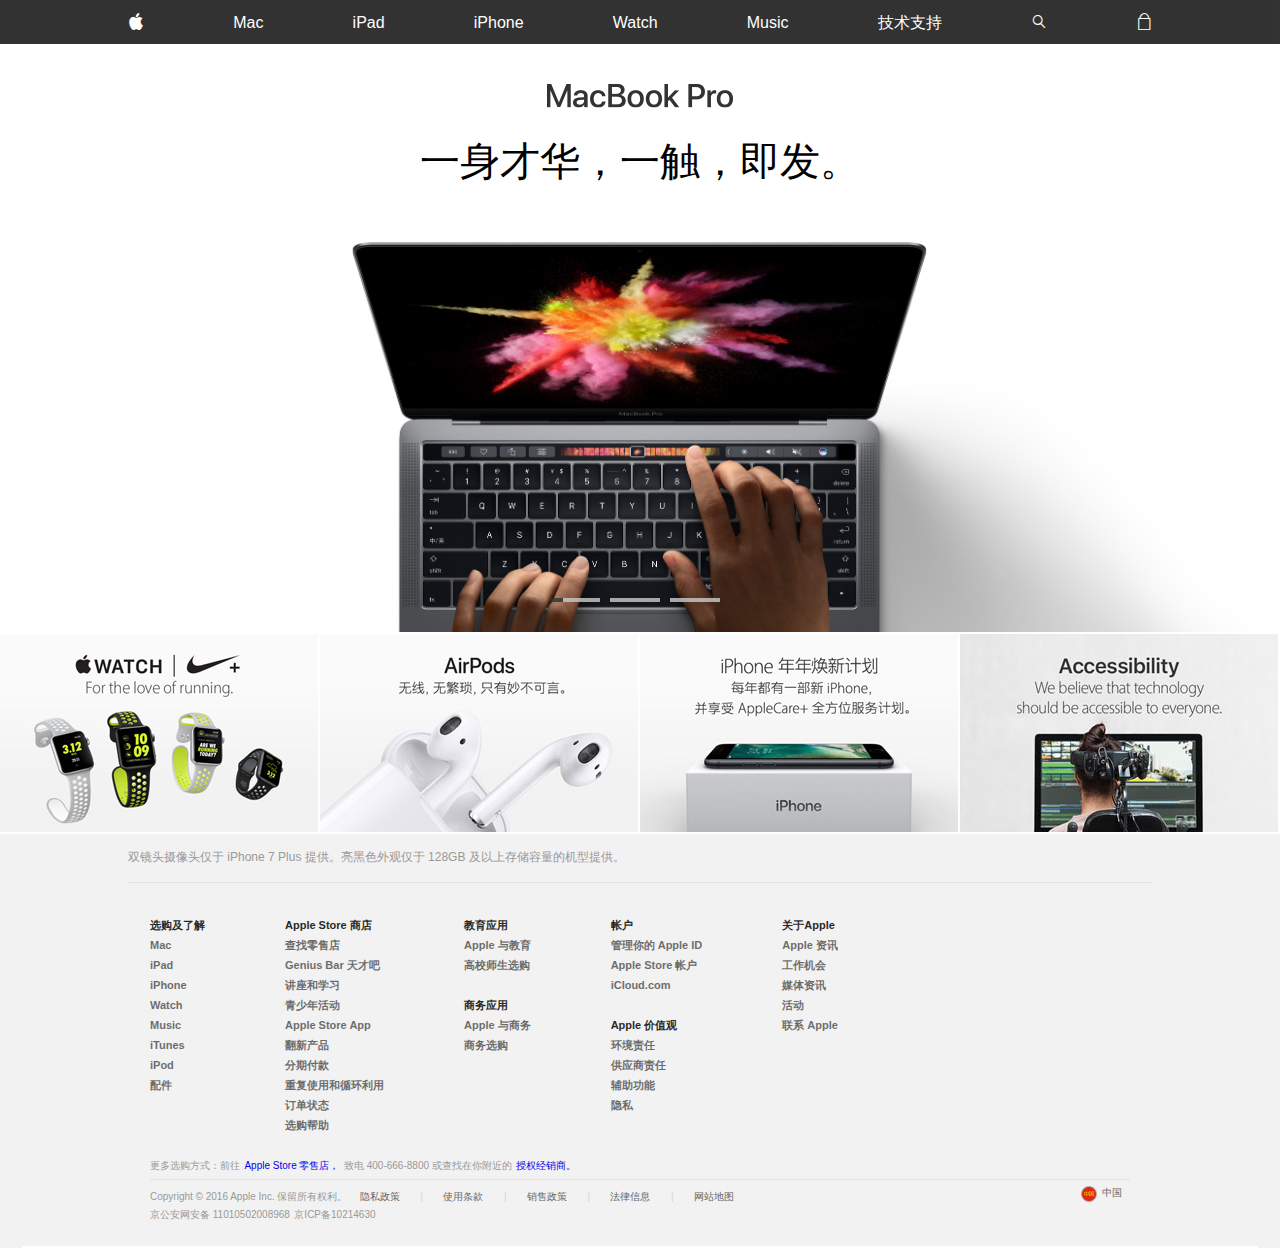
<file: apple.html>
<!doctype html>
<html lang="en">
<head>
    <meta charset="UTF-8">
    <title>Document</title>
    <link rel="stylesheet" href="css/index.css">
    <link rel="stylesheet" href="css/response.css">
    <link rel="stylesheet" href="css/iconfont.css">
    <script src="js/jquery.js"></script>
    <script src="js/index.js"></script>
</head>
<body>
    <!--头部开始-->
    <div class="container-fluid nav-box">
        <!--最小模式-->
        <div class="min-nav">
            <div class="nav">
                <div class="menu">
                    <span></span>
                    <span></span>
                </div>
                <div class="iconfont logo">&#xe60c;</div>
                <div class="iconfont shop">&#xe64b;</div>
            </div>
            <ul class="lists">
                <li><a href="javascript:;">Mac</a></li>
                <li><a href="javascript:;">iPad</a></li>
                <li><a href="javascript:;">iPhone</a></li>
                <li><a href="javascript:;">Watch</a></li>
                <li><a href="javascript:;">Music</a></li>
                <li><a href="javascript:;">技术支持</a></li>
                <li><a href="javascript:;" class="iconfont">&#xe612;搜索apple.com</a></li>
            </ul>
        </div>
        <!--正常样式-->
        <ul class="max-nav">
            <li><a href="javascript:;" class="iconfont">&#xe60c;</a></li>
            <li><a href="javascript:;">Mac</a></li>
            <li><a href="javascript:;">iPad</a></li>
            <li><a href="javascript:;">iPhone</a></li>
            <li><a href="javascript:;">Watch</a></li>
            <li><a href="javascript:;">Music</a></li>
            <li><a href="javascript:;">技术支持</a></li>
            <li><a href="javascript:;" class="iconfont">&#xe612;</a></li>
            <li><a href="javascript:;" class="iconfont">&#xe64b;</a></li>
        </ul>
    </div>
    <!--头部结束-->
    <!--banner开始-->
    <div class="container-fluid banner-box">
        <!--banner图-->
        <div class="row">
            <div class="col-s-20 col-m-20 col-l-20">
                <a href="javascript:;">
                    <span class="title"></span>
                    <span class="content">一身才华，一触，即发。</span>
                </a>
            </div>
            <div class="col-s-20 col-m-20 col-l-20">
                <a href="javascript:;">
                    <span class="title"></span>
                    <span class="content">7，在此。</span>
                </a>
            </div>
            <div class="col-s-20 col-m-20 col-l-20">
                <a href="javascript:;">
                    <span class="title"></span>
                    <span class="content">观看主题演讲。</span>
                </a>
            </div>
        </div>
        <!--轮播点-->
        <ul class="btnbox">
            <li class="circle">
                <div class="progress"></div>
            </li>
            <li class="circle">
                <div class="progress"></div>
            </li>
            <li class="circle">
                <div class="progress"></div>
            </li>
        </ul>
        <!--左右按钮-->
        <div class="left">
            <div class="btn-left">&lt;</div>
        </div>
        <div class="right">
            <div class="btn-right">&gt;</div>
        </div>
    </div>
    <!--banner结束-->
    <!--列表图-->
    <div class="container-fluid img-list">
        <div class="row">
            <div class="col-l-5 col-m-10 col-s-20">
                <!--<a href="javascript:;"></a>-->
            </div>
            <div class="col-l-5 col-m-10 col-s-20">
                <!--<a href="javascript:;"></a>-->
            </div>
            <div class="col-l-5 col-m-10 col-s-20">
                <!--<a href="javascript:;"></a>-->
            </div>
            <div class="col-l-5 col-m-10 col-s-20">
                <!--<a href="javascript:;"></a>-->
            </div>
        </div>
    </div>
    <div class="main-footer">
        <div class="des-box">
            <div class="des">
                <ul>
                    <li>双镜头摄像头仅于 iPhone 7 Plus 提供。亮黑色外观仅于 128GB 及以上存储容量的机型提供。</li>
                </ul>
            </div>
        </div>

        <div class="container-fluid link">
            <div class="main-link">
                <div class="row">
                    <div class="col-s-20 col-l-4 cols">
                        <h3><a href="javascript:;">选购及了解</a></h3>
                        <ul>
                            <li><a href="javascript:;">Mac</a></li>
                            <li><a href="javascript:;">iPad</a></li>
                            <li><a href="javascript:;">iPhone</a></li>
                            <li><a href="javascript:;">Watch</a></li>
                            <li><a href="javascript:;">Music</a></li>
                            <li><a href="javascript:;">iTunes</a></li>
                            <li><a href="javascript:;">iPod</a></li>
                            <li><a href="javascript:;">配件</a></li>
                        </ul>
                    </div>
                    <div class="col-s-20 col-l-4 cols">
                        <h3><a href="javascript:;">Apple Store 商店</a></h3>
                        <ul>
                            <li><a href="javascript:;">查找零售店</a></li>
                            <li><a href="javascript:;">Genius Bar 天才吧</a></li>
                            <li><a href="javascript:;">讲座和学习</a></li>
                            <li><a href="javascript:;">青少年活动</a></li>
                            <li><a href="javascript:;">Apple Store App</a></li>
                            <li><a href="javascript:;">翻新产品</a></li>
                            <li><a href="javascript:;">分期付款</a></li>
                            <li><a href="javascript:;">重复使用和循环利用</a></li>
                            <li><a href="javascript:;">订单状态</a></li>
                            <li><a href="javascript:;">选购帮助</a></li>
                        </ul>
                    </div>
                    <div class="col-s-20 col-l-4 cols">
                        <h3><a href="javascript:;">教育应用</a></h3>
                        <ul>
                            <li><a href="javascript:;">Apple 与教育</a></li>
                            <li><a href="javascript:;">高校师生选购</a></li>
                        </ul>
                        <h3><a href="javascript:;">商务应用</a></h3>
                        <ul>
                            <li><a href="javascript:;">Apple 与商务</a></li>
                            <li><a href="javascript:;">商务选购</a></li>
                        </ul>
                    </div>
                    <div class="col-s-20 col-l-4 cols">
                        <h3><a href="javascript:;">帐户</a></h3>
                        <ul>
                            <li><a href="javascript:;">管理你的 Apple ID</a></li>
                            <li><a href="javascript:;">Apple Store 帐户</a></li>
                            <li><a href="javascript:;">iCloud.com</a></li>
                        </ul>
                        <h3><a href="javascript:;">Apple 价值观</a></h3>
                        <ul>
                            <li><a href="javascript:;">环境责任</a></li>
                            <li><a href="javascript:;">供应商责任</a></li>
                            <li><a href="javascript:;">辅助功能</a></li>
                            <li><a href="javascript:;">隐私</a></li>
                        </ul>
                    </div>
                    <div class="col-s-20 col-l-4 cols">
                        <h3><a href="javascript:;">关于Apple</a></h3>
                        <ul>
                            <li><a href="javascript:;">Apple 资讯</a></li>
                            <li><a href="javascript:;">工作机会</a></li>
                            <li><a href="javascript:;">媒体资讯</a></li>
                            <li><a href="javascript:;">活动</a></li>
                            <li><a href="javascript:;">联系 Apple</a></li>
                        </ul>
                    </div>
                </div>
            </div>
        </div>

        <div class="container-fluid footer">
            <div class="max-footer">
                <ul>
                    <li>更多选购方式：前往</li>
                    <li><a href="javascript:;">Apple Store 零售店，</a></li>
                    <li>致电 400-666-8800 或查找在你附近的</li>
                    <li><a href="javascript:;">授权经销商。</a></li>
                </ul>
                <ul>
                    <li>Copyright © 2016 Apple Inc. 保留所有权利。</li>
                    <li><a href="javascript:;">隐私政策</a></li>
                    <li>|</li>
                    <li><a href="javascript:;">使用条款</a></li>
                    <li>|</li>
                    <li><a href="javascript:;">销售政策</a></li>
                    <li>|</li>
                    <li><a href="javascript:;">法律信息</a></li>
                    <li>|</li>
                    <li><a href="javascript:;">网站地图</a></li>
                    <li><a href="javascript:;">中国</a></li>
                </ul>
                <ul>
                    <li>京公安网安备 11010502008968</li>
                    <li><a href="javascript:;">京ICP备10214630</a></li>
                </ul>
            </div>
            <div class="min-footer">
                <ul>
                    <li>更多选购方式：前往 </li>
                    <li><a href="javascript:;">Apple Store 零售店，</a></li>
                    <li>致电 400-666-8800 或查找在你附近的</li>
                    <li><a href="javascript:;">授权经销商。</a></li>
                </ul>
                <ul>
                    <li><a href="javascript:;">中国</a></li>
                </ul>
                <ul>
                    <li>Copyright © 2016 Apple Inc. 保留所有权利。</li>
                </ul>
                <ul>
                    <li><a href="javascript:;">隐私政策</a></li>
                    <li>|</li>
                    <li><a href="javascript:;">使用条款</a></li>
                    <li>|</li>
                    <li><a href="javascript:;">销售政策</a></li>
                    <li>|</li>
                    <li><a href="javascript:;">法律信息</a></li>
                    <li>|</li>
                    <li><a href="javascript:;">网站地图</a></li>
                </ul>
                <ul>
                    <li>京公安网安备 11010502008968</li>
                    <li><a href="javascript:;">京ICP备10214630</a></li>
                </ul>
            </div>
        </div>
    </div>

</body>
</html>
</file>
<file: css/index.css>
body,
ul,
li,
h3 {
  margin: 0;
  padding: 0;
  list-style: none;
}
h1,
h2,
h3 {
  list-style: none;
}
body {
  position: relative;
  min-width: 320px;
  font-family: "微软雅黑", Arial;
}
a {
  text-decoration: none;
}
.nav-box {
  height: 44px;
  background: #000;
  opacity: 0.8;
  position: relative;
  z-index: 999;
}
.max-nav {
  max-width: 1024px;
  height: 100%;
  margin: 0 auto;
  text-align: justify;
}
.max-nav:after {
  content: "";
  display: inline-block;
  height: 0;
  line-height: 0;
  width: 100%;
}
.nav-box .max-nav li {
  line-height: 44px;
  height: 100%;
  display: inline-block;
}
.nav-box .max-nav li a {
  height: 100%;
  font-size: 16px;
  z-index: 1;
  color: #ffffff;
  transition: color 0.2s;
}
.nav-box .max-nav li a:hover {
  color: #bbb;
}
.min-nav {
  width: 100%;
  height: 100%;
}
.min-nav .nav {
  height: 100%;
  margin: 0 auto;
  line-height: 44px;
  text-align: justify;
}
.min-nav .nav:after {
  content: "";
  display: inline-block;
  width: 100%;
  line-height: 0;
  height: 0;
}
.min-nav .nav > div {
  display: inline-block;
  font-size: 16px;
  color: #fff;
  vertical-align: middle;
}
.min-nav .nav .menu {
  width: 42px;
  height: 42px;
  line-height: 44px;
  cursor: pointer;
}
.min-nav .nav .menu span {
  width: 70%;
  display: inline-block;
  height: 0;
  border-top: 1px solid #fff;
  margin-top: 14px;
  margin-left: 3px;
  margin-right: 3px;
  float: left;
  transition: all 0.3s;
}
.min-nav .nav .menu#active span:nth-child(1) {
  transform: translateY(7px) rotate(135deg);
}
.min-nav .nav .menu#active span:nth-child(2) {
  transform: translateY(-7px) rotate(45deg);
}
.nav-box .min-nav .lists {
  width: 100%;
  padding-top: 20px;
  padding-left: 40px;
  background: #000!important;
  display: none;
  transition: all 0.3s;
  z-index: 999;
}
.nav-box .lists li {
  height: 48px;
  width: 80%;
  border-bottom: 1px solid #ffffff;
}
.nav-box .lists li a {
  width: 100%;
  height: 100%;
  display: inline-block;
  text-decoration: none;
  color: #ffffff;
  font-size: 16px;
  line-height: 48px;
  transition: all 0.3s;
}
.nav-box .lists li:nth-last-child(1) a {
  font-size: 18px;
}
.nav-box .lists li:hover a {
  color: #bbbbbb;
}
@media screen and (max-width: 768px) {
  .nav-box .max-nav {
    display: none;
  }
  .nav-box .min-nav {
    height: 100%;
    text-align: justify;
    display: block;
  }
}
@media screen and (min-width: 768px) {
  .nav-box .max-nav {
    display: block;
  }
  .nav-box .min-nav {
    display: none;
  }
}
.container-fluid:nth-child(2) {
  margin-right: 0!important;
  margin-left: 0!important;
  padding-left: 0!important;
  padding-right: 0!important;
}
.container-fluid:nth-child(2) .row {
  margin-right: 0!important;
  margin-left: 0!important;
  padding-left: 0!important;
  padding-right: 0!important;
}
.banner-box {
  width: 100%;
  height: 588px;
  position: relative;
  overflow: hidden;
}
.banner-box .row {
  width: 100%;
  height: 100%;
  background: #fff;
  position: relative;
}
.banner-box .row div {
  width: 100%;
  height: 100%;
  position: absolute;
  left: 0;
  top: 0;
  overflow: hidden;
}
.banner-box .row > div > a {
  display: block;
  width: 100%;
  height: 100%;
  position: absolute;
  transform: translateX(0px) scale(1, 1);
}
.banner-box .row > div > a > span {
  display: inline-block;
  position: absolute;
}
.banner-box .row > div > a > span:nth-child(1) {
  width: auto;
  height: 24px;
  top: 40px;
  left: 0;
  right: 0;
  margin: auto;
}
.banner-box .row > div > a > span:nth-child(2) {
  width: auto;
  height: 48px;
  font-size: 40px;
  font-weight: 100;
  text-align: center;
  color: #fff;
  top: 90px;
  left: 0;
  right: 0;
  margin: auto;
}
.banner-box .row > div:nth-child(1) a span:nth-child(1) {
  background: url("../image/logo_macbookpro_large.png") center no-repeat;
}
.banner-box .row > div:nth-child(2) a span:nth-child(1) {
  background: url("../image/logo_iphone_large.png") center no-repeat;
}
.banner-box .row > div:nth-child(3) a span:nth-child(1) {
  height: 31px;
  background: url("../image/logo_event_large.png") center no-repeat;
}
@media screen and (max-width: 768px) {
  .banner-box .row > div:nth-child(1) a {
    background: url("../image/macbookpro_small.jpg") bottom no-repeat;
  }
  .banner-box .row > div:nth-child(1) a span {
    color: #000;
  }
  .banner-box .row > div:nth-child(2) a {
    background: url("../image/iphone_large.jpg") center no-repeat;
    background-size: cover;
  }
  .banner-box .row > div:nth-child(3) a {
    background: url("../image/event_small.jpg") 58% 32% no-repeat;
  }
  .img-list div[class*=col-s]:nth-child(1) {
    background-size: 100% auto;
    background: url("../image/nike_watch_small.jpg") center no-repeat;
  }
  .img-list div[class*=col-s]:nth-child(2) {
    background-size: 100% auto;
    background: url("../image/airpods_small.jpg") center no-repeat;
  }
  .img-list div[class*=col-s]:nth-child(3) {
    background-size: 100% auto;
    background: url("../image/iphone_upgrade_small.jpg") center no-repeat;
  }
  .img-list div[class*=col-s]:nth-child(4) {
    background-size: 100% auto;
    background: url("../image/accessibility_small.jpg") center no-repeat;
  }
  .des {
    padding: 0 16px;
  }
}
@media screen and (min-width: 768px) and (max-width: 1024px) {
  .banner-box .row > div:nth-child(1) a {
    background: url("../image/macbookpro_medium.jpg") bottom no-repeat;
    background-size: 95%;
  }
  .banner-box .row > div:nth-child(1) a span {
    color: #000;
  }
  .banner-box .row > div:nth-child(2) a {
    background: url("../image/iphone_large.jpg") center no-repeat;
    background-size: cover;
  }
  .banner-box .row > div:nth-child(3) a {
    background: url("../image/event_medium.jpg") 58% 32% no-repeat;
  }
  .img-list div[class*=col-m]:nth-child(1) {
    background-size: 100% auto;
    background: url("../image/nike_watch_medium.jpg") center no-repeat;
  }
  .img-list div[class*=col-m]:nth-child(2) {
    background-size: 100% auto;
    background: url("../image/airpods_medium.jpg") center no-repeat;
  }
  .img-list div[class*=col-m]:nth-child(3) {
    background-size: 100% auto;
    background: url("../image/iphone_upgrade_medium.jpg") center no-repeat;
  }
  .img-list div[class*=col-m]:nth-child(4) {
    background-size: 100% auto;
    background: url("../image/accessibility_medium.jpg") center no-repeat;
  }
}
@media screen and (min-width: 1024px) {
  .banner-box .row > div:nth-child(1) a {
    background: #fff url("../image/macbookpro_large.jpg") no-repeat;
    background-position: center bottom;
    background-size: contain;
  }
  .banner-box .row > div:nth-child(1) a span {
    color: #000;
  }
  .banner-box .row > div:nth-child(2) a {
    background: #000 url("../image/iphone_large.jpg") no-repeat;
    background-position: center bottom;
    background-size: contain;
    left: 100%;
  }
  .banner-box .row > div:nth-child(3) a {
    background: url("../image/event_large.jpg") no-repeat;
    background-position: 50% 38%;
    background-size: cover;
    left: 100%;
  }
  .img-list div[class*=col-l]:nth-child(1) {
    background-size: 100% auto;
    background: url("../image/nike_watch_large.jpg") center no-repeat;
  }
  .img-list div[class*=col-l]:nth-child(2) {
    background-size: 100% auto;
    background: url("../image/airpods_large.jpg") center no-repeat;
  }
  .img-list div[class*=col-l]:nth-child(3) {
    background-size: 100% auto;
    background: url("../image/iphone_upgrade_large.jpg") center no-repeat;
  }
  .img-list div[class*=col-l]:nth-child(4) {
    background-size: 100% auto;
    background: url("../image/accessibility_large.jpg") center no-repeat;
  }
}
.btnbox {
  width: 180px;
  height: 4px;
  position: absolute;
  top: 0;
  bottom: 0;
  left: 0;
  right: 0;
  margin: auto;
  margin-bottom: 30px;
  z-index: 999;
}
.btnbox .progress {
  width: 0%;
  height: 100%;
  background:#333;
}
.btnbox .circle {
  width: 50px;
  height: 4px;
  background: #ccc;
  opacity: 0.8;
  float: left;
  margin-right: 10px;
  cursor: pointer;
}
.btn-left,
.btn-right {
  position: absolute;
  top: 0;
  bottom: 0;
  margin: auto;
  width: 60px;
  height: 60px;
  border-radius: 50%;
  text-align: center;
  line-height: 60px;
  cursor: pointer;
  background: rgba(180, 180, 180, 0.25);
  font-size: 40px;
  color: #848484;
  opacity: 0;
  transition: opacity .5s linear;
}
.btn-left {
  left: 20px;
}
.btn-right {
  right: 20px;
}
.left {
  height: 100%;
  width: 25%;
  position: absolute;
  left: 0;
  top: 0;
  z-index: 1000;
}
.right {
  height: 100%;
  width: 25%;
  position: absolute;
  right: 0;
  top: 0;
  z-index: 1000;
}
.left:hover > .btn-left {
  opacity: 1;
}
.right:hover > .btn-right {
  opacity: 1;
}
.container-fluid:nth-child(3) {
  border-bottom: 2px solid #fff;
  position: relative;
}
.container-fluid:nth-child(3) .row > div {
  box-sizing: border-box;
  border-top: 2px solid #fff;
  border-right: 2px solid #fff;
  position: relative;
  float: left;
  display: block;
  height: 200px;
}
.des-box {
  width: 100%;
  height: auto;
  background: #f2f2f2;
}
.des {
  max-width: 1024px;
  border-bottom: 1px solid #e3e3e3;
  color: #999;
  padding: 16px 0 11px;
  margin: 0 auto;
}
.des > ul > li {
  font-size: 12px;
  font-weight: 400;
  line-height: 1.333333;
  padding-bottom: 5px;
  text-align: inherit;
}
.link {
  background: #f2f2f2;
}
.link .main-link .row {
  width: 100%;
  height: 100%;
}
.link .main-link .row div {
  float: left;
  margin-right: 80px;
}
.footer {
  background: #f2f2f2;
  overflow: hidden;
}
.footer ul li {
  display: inline-block;
  color: #999;
  font-size: 10px;
}
.footer ul:nth-child(1) > a {
  ccolor: #08c;
}
.footer ul:nth-child(1) > a:hover {
  text-decoration: underline;
  color: #333;
}
.footer ul:last-child a {
  color: #999;
}
.footer ul:last-child a:hover {
  text-decoration: underline;
}
.footer .max-footer {
  max-width: 980px;
  height: auto;
  padding: 20px 0 24px;
  margin: 0 auto;
}
.footer .max-footer ul:nth-child(1) {
  padding-bottom: 6px;
  margin-bottom: 6px;
  border-bottom: 1px solid #e3e3e3;
}
.footer .max-footer ul:nth-child(2) li:nth-child(1) ~ li {
  padding: 0 8px;
  color: #d6d6d6;
}
.footer .max-footer ul:nth-child(2) li:nth-child(1) ~ li a {
  color: #666;
}
.footer .max-footer ul:nth-child(2) li:nth-child(1) ~ li:last-child a {
  color: #666;
  display: inline-block;
  height: 16px;
  vertical-align: middle;
  background: url("../image/china.png") no-repeat;
  padding-left: 21px;
}
.footer .max-footer ul:nth-child(2) li:nth-child(1) ~ li a:hover {
  text-decoration: underline;
  color: #333;
}
.footer .max-footer ul:nth-child(2) li:last-child {
  float: right;
  vertical-align: middle;
}
.footer .min-footer {
  min-width: 440px;
  height: auto;
  padding: 20px 0;
  margin: 0 auto;
}
.footer .min-footer ul:nth-child(2) {
  padding: 10px 0;
}
.footer .min-footer ul:nth-child(2) li {
  vertical-align: middle;
}
.footer .min-footer ul:nth-child(2) a {
  color: #666;
  display: inline-block;
  height: 16px;
  vertical-align: middle;
  background: url("../image/china.png") no-repeat;
  padding-left: 21px;
}
.footer .min-footer ul:nth-child(2) a:hover {
  text-decoration: underline;
}
.footer .min-footer ul:nth-child(4) li {
  padding: 0 8px;
  color: #d6d6d6;
}
.footer .min-footer ul:nth-child(4) li:nth-child(1) {
  padding-left: 0;
}
.footer .min-footer ul:nth-child(4) li a {
  color: #777;
}
.footer .min-footer ul:nth-child(4) li a:hover {
  text-decoration: underline;
  color: #333;
}
@media screen and (max-width: 768px) {
  .link .main-link .row {
    margin-left: 0!important;
  }
  .link .main-link .row .cols {
    width: 100%;
    height: 100%;
    box-sizing: border-box;
    margin-right: -30px;
  }
  .link .main-link .row h3 {
    width: 100%;
    font-size: 13px;
    height: 40px;
    line-height: 40px;
    border-bottom: 1px solid #e3e3e3;
    margin-right: -100px;
    position: relative;
    opacity: 0.7;
  }
  .link .main-link .row h3 a {
    display: block;
    width: 100%;
    height: 100%;
    color: #111;
  }
  .link .main-link .row h3:hover {
    opacity: 0.8;
  }
  .link .main-link .row h3:after {
    content: "+";
    position: absolute;
    right: 0;
    top: 0;
    cursor: pointer;
    transform: rotate(0deg);
    transition: transform 0.5s;
  }
  .link .main-link .row ul {
    display: none;
  }
  .link .main-link .row ul li {
    height: 30px;
    line-height: 30px;
    font-size: 12px;
    box-sizing: border-box;
    padding-left: 20px;
    opacity: 0.7;
  }
  .link .main-link .row ul li a {
    display: block;
    width: 100%;
    height: 100%;
    color: #111;
  }
  .link .main-link .row ul li a:hover {
    text-decoration: underline;
    opacity: 0.8;
  }
  .footer .max-footer {
    display: none;
  }
  .footer .min-footer {
    display: block;
  }
}
@media screen and (max-width: 1024px) and (min-width: 768px) {
  .link .main-link {
    max-width: 1024px;
    height: 100%;
    margin: 0 auto;
    padding: 32px 22px 20px;
    box-sizing: border-box;
  }
  .link .main-link .row {
    width: 100%;
    height: 100%;
    margin: 0!important;
    line-height: 20px;
  }
  .link .main-link .row h3 {
    height: 20px;
    font-size: 11px;
    opacity: 0.9;
  }
  .link .main-link .row h3 a {
    color: #111;
  }
  .link .main-link .row ul li {
    height: 20px;
    font-size: 11px;
    font-weight: bold;
  }
  .link .main-link .row ul li a {
    color: #111;
    opacity: 0.6;
  }
  .link .main-link .row ul li a:hover {
    text-decoration: underline;
    opacity: 0.8;
  }
  .link .main-link .row h3:nth-of-type(2) {
    margin-top: 20px;
  }
  .footer .max-footer {
    display: block;
  }
  .footer .min-footer {
    display: none;
  }
}
@media screen and (min-width: 1024px) {
  .link .main-link {
    max-width: 1024px;
    height: 100%;
    margin: 0 auto;
    padding: 32px 22px 20px;
    box-sizing: border-box;
  }
  .link .main-link .row {
    width: 100%;
    height: 100%;
    margin: 0!important;
    line-height: 20px;
  }
  .link .main-link .row h3 {
    height: 20px;
    font-size: 11px;
    opacity: 0.9;
  }
  .link .main-link .row h3 a {
    color: #111;
  }
  .link .main-link .row ul li {
    height: 20px;
    font-size: 11px;
    font-weight: bold;
  }
  .link .main-link .row ul li a {
    color: #111;
    opacity: 0.6;
  }
  .link .main-link .row ul li a:hover {
    text-decoration: underline;
    opacity: 0.8;
  }
  .link .main-link .row h3:nth-of-type(2) {
    margin-top: 20px;
  }
  .footer .max-footer {
    display: block;
  }
  .footer .min-footer {
    display: none;
  }
}
/* 小屏头部动画 */
.header .min-nav .nav .menu#active span:nth-child(1) {
  transform: translateY(4px) rotate(45deg);
}
.header .min-nav .nav .menu#active span:nth-child(2) {
  transform: translateY(-4px) rotate(135deg);
}
/* 小屏链接动画 */
.link .main-link .row .cols ul#active {
  display: block;
}
.link .main-link .row .cols h3#active:after {
  transform: rotate(-45deg);
}
.main-footer {
  box-sizing: inherit;
  padding: 0 22px;
  margin: 0 auto;
  background: #f2f2f2;
}
</file>
<file: css/response.css>
* {
  box-sizing: border-box;
}
.container {
  width: 768px;
  margin: auto;
  padding-left: 15px !important;
  padding-right: 15px !important;
}
.container > .row {
  width: 100%;
  margin-right: -15px !important;
  margin-left: -15px !important;
}
.container > .row:before,
.container > .row:after {
  content: "";
  display: block;
}
.container > .row:after {
  content: "";
  clear: both;
  line-height: 0;
  height: 0;
  display: block;
}
.container-fluid {
  display: block;
  width: 100%;
  margin: auto;
}
.container-fluid > .row {
  display: block;
  width: 100%;
}
.container-fluid > .row:before,
.container-fluid > .row:after {
  content: "";
  display: block;
}
.container-fluid > .row:after {
  content: "";
  clear: both;
  line-height: 0;
  height: 0;
  display: block;
}
.container > .row:before,
.container > .row:after,
.container-fluid > .row:before,
.container-fluid > .row:after {
  content: "";
  display: block;
}
.container > .row:after,
.container-fluid > .row:after {
  clear: both;
}
[class*='col-'] {
  display: block;
  float: left;
}
.container > .row.col-s-1 {
  float: left;
  width: 5%;
}
.container-fluid > .row > .col-s-1 {
  float: left;
  width: 5%;
}
.container > .row.col-s-2 {
  float: left;
  width: 10%;
}
.container-fluid > .row > .col-s-2 {
  float: left;
  width: 10%;
}
.container > .row.col-s-3 {
  float: left;
  width: 15%;
}
.container-fluid > .row > .col-s-3 {
  float: left;
  width: 15%;
}
.container > .row.col-s-4 {
  float: left;
  width: 20%;
}
.container-fluid > .row > .col-s-4 {
  float: left;
  width: 20%;
}
.container > .row.col-s-5 {
  float: left;
  width: 25%;
}
.container-fluid > .row > .col-s-5 {
  float: left;
  width: 25%;
}
.container > .row.col-s-6 {
  float: left;
  width: 30%;
}
.container-fluid > .row > .col-s-6 {
  float: left;
  width: 30%;
}
.container > .row.col-s-7 {
  float: left;
  width: 35%;
}
.container-fluid > .row > .col-s-7 {
  float: left;
  width: 35%;
}
.container > .row.col-s-8 {
  float: left;
  width: 40%;
}
.container-fluid > .row > .col-s-8 {
  float: left;
  width: 40%;
}
.container > .row.col-s-9 {
  float: left;
  width: 45%;
}
.container-fluid > .row > .col-s-9 {
  float: left;
  width: 45%;
}
.container > .row.col-s-10 {
  float: left;
  width: 50%;
}
.container-fluid > .row > .col-s-10 {
  float: left;
  width: 50%;
}
.container > .row.col-s-11 {
  float: left;
  width: 55%;
}
.container-fluid > .row > .col-s-11 {
  float: left;
  width: 55%;
}
.container > .row.col-s-12 {
  float: left;
  width: 60%;
}
.container-fluid > .row > .col-s-12 {
  float: left;
  width: 60%;
}
.container > .row.col-s-13 {
  float: left;
  width: 65%;
}
.container-fluid > .row > .col-s-13 {
  float: left;
  width: 65%;
}
.container > .row.col-s-14 {
  float: left;
  width: 70%;
}
.container-fluid > .row > .col-s-14 {
  float: left;
  width: 70%;
}
.container > .row.col-s-15 {
  float: left;
  width: 75%;
}
.container-fluid > .row > .col-s-15 {
  float: left;
  width: 75%;
}
.container > .row.col-s-16 {
  float: left;
  width: 80%;
}
.container-fluid > .row > .col-s-16 {
  float: left;
  width: 80%;
}
.container > .row.col-s-17 {
  float: left;
  width: 85%;
}
.container-fluid > .row > .col-s-17 {
  float: left;
  width: 85%;
}
.container > .row.col-s-18 {
  float: left;
  width: 90%;
}
.container-fluid > .row > .col-s-18 {
  float: left;
  width: 90%;
}
.container > .row.col-s-19 {
  float: left;
  width: 95%;
}
.container-fluid > .row > .col-s-19 {
  float: left;
  width: 95%;
}
.container > .row.col-s-20 {
  float: left;
  width: 100%;
}
.container-fluid > .row > .col-s-20 {
  float: left;
  width: 100%;
}
.col-s-hide {
  display: none;
}
@media screen and (min-width: 768px) {
  .container {
    width: 768px;
    margin: auto;
  }
  .container > .row.col-m-1 {
    float: left;
    width: 5%;
  }
  .container-fluid > .row > .col-m-1 {
    float: left;
    width: 5%;
  }
  .container > .row.col-m-2 {
    float: left;
    width: 10%;
  }
  .container-fluid > .row > .col-m-2 {
    float: left;
    width: 10%;
  }
  .container > .row.col-m-3 {
    float: left;
    width: 15%;
  }
  .container-fluid > .row > .col-m-3 {
    float: left;
    width: 15%;
  }
  .container > .row.col-m-4 {
    float: left;
    width: 20%;
  }
  .container-fluid > .row > .col-m-4 {
    float: left;
    width: 20%;
  }
  .container > .row.col-m-5 {
    float: left;
    width: 25%;
  }
  .container-fluid > .row > .col-m-5 {
    float: left;
    width: 25%;
  }
  .container > .row.col-m-6 {
    float: left;
    width: 30%;
  }
  .container-fluid > .row > .col-m-6 {
    float: left;
    width: 30%;
  }
  .container > .row.col-m-7 {
    float: left;
    width: 35%;
  }
  .container-fluid > .row > .col-m-7 {
    float: left;
    width: 35%;
  }
  .container > .row.col-m-8 {
    float: left;
    width: 40%;
  }
  .container-fluid > .row > .col-m-8 {
    float: left;
    width: 40%;
  }
  .container > .row.col-m-9 {
    float: left;
    width: 45%;
  }
  .container-fluid > .row > .col-m-9 {
    float: left;
    width: 45%;
  }
  .container > .row.col-m-10 {
    float: left;
    width: 50%;
  }
  .container-fluid > .row > .col-m-10 {
    float: left;
    width: 50%;
  }
  .container > .row.col-m-11 {
    float: left;
    width: 55%;
  }
  .container-fluid > .row > .col-m-11 {
    float: left;
    width: 55%;
  }
  .container > .row.col-m-12 {
    float: left;
    width: 60%;
  }
  .container-fluid > .row > .col-m-12 {
    float: left;
    width: 60%;
  }
  .container > .row.col-m-13 {
    float: left;
    width: 65%;
  }
  .container-fluid > .row > .col-m-13 {
    float: left;
    width: 65%;
  }
  .container > .row.col-m-14 {
    float: left;
    width: 70%;
  }
  .container-fluid > .row > .col-m-14 {
    float: left;
    width: 70%;
  }
  .container > .row.col-m-15 {
    float: left;
    width: 75%;
  }
  .container-fluid > .row > .col-m-15 {
    float: left;
    width: 75%;
  }
  .container > .row.col-m-16 {
    float: left;
    width: 80%;
  }
  .container-fluid > .row > .col-m-16 {
    float: left;
    width: 80%;
  }
  .container > .row.col-m-17 {
    float: left;
    width: 85%;
  }
  .container-fluid > .row > .col-m-17 {
    float: left;
    width: 85%;
  }
  .container > .row.col-m-18 {
    float: left;
    width: 90%;
  }
  .container-fluid > .row > .col-m-18 {
    float: left;
    width: 90%;
  }
  .container > .row.col-m-19 {
    float: left;
    width: 95%;
  }
  .container-fluid > .row > .col-m-19 {
    float: left;
    width: 95%;
  }
  .container > .row.col-m-20 {
    float: left;
    width: 100%;
  }
  .container-fluid > .row > .col-m-20 {
    float: left;
    width: 100%;
  }
  .col-s-hide {
    display: block;
  }
  .col-l-hide {
    display: block;
  }
  .col-m-hide {
    display: none;
  }
}
@media screen and (min-width: 1024px) {
  .container {
    width: 1024px;
    margin: auto;
  }
  .container > .row.col-l-1 {
    float: left;
    width: 5%;
  }
  .container-fluid > .row > .col-l-1 {
    float: left;
    width: 5%;
  }
  .container > .row.col-l-2 {
    float: left;
    width: 10%;
  }
  .container-fluid > .row > .col-l-2 {
    float: left;
    width: 10%;
  }
  .container > .row.col-l-3 {
    float: left;
    width: 15%;
  }
  .container-fluid > .row > .col-l-3 {
    float: left;
    width: 15%;
  }
  .container > .row.col-l-4 {
    float: left;
    width: 20%;
  }
  .container-fluid > .row > .col-l-4 {
    float: left;
    width: 20%;
  }
  .container > .row.col-l-5 {
    float: left;
    width: 25%;
  }
  .container-fluid > .row > .col-l-5 {
    float: left;
    width: 25%;
  }
  .container > .row.col-l-6 {
    float: left;
    width: 30%;
  }
  .container-fluid > .row > .col-l-6 {
    float: left;
    width: 30%;
  }
  .container > .row.col-l-7 {
    float: left;
    width: 35%;
  }
  .container-fluid > .row > .col-l-7 {
    float: left;
    width: 35%;
  }
  .container > .row.col-l-8 {
    float: left;
    width: 40%;
  }
  .container-fluid > .row > .col-l-8 {
    float: left;
    width: 40%;
  }
  .container > .row.col-l-9 {
    float: left;
    width: 45%;
  }
  .container-fluid > .row > .col-l-9 {
    float: left;
    width: 45%;
  }
  .container > .row.col-l-10 {
    float: left;
    width: 50%;
  }
  .container-fluid > .row > .col-l-10 {
    float: left;
    width: 50%;
  }
  .container > .row.col-l-11 {
    float: left;
    width: 55%;
  }
  .container-fluid > .row > .col-l-11 {
    float: left;
    width: 55%;
  }
  .container > .row.col-l-12 {
    float: left;
    width: 60%;
  }
  .container-fluid > .row > .col-l-12 {
    float: left;
    width: 60%;
  }
  .container > .row.col-l-13 {
    float: left;
    width: 65%;
  }
  .container-fluid > .row > .col-l-13 {
    float: left;
    width: 65%;
  }
  .container > .row.col-l-14 {
    float: left;
    width: 70%;
  }
  .container-fluid > .row > .col-l-14 {
    float: left;
    width: 70%;
  }
  .container > .row.col-l-15 {
    float: left;
    width: 75%;
  }
  .container-fluid > .row > .col-l-15 {
    float: left;
    width: 75%;
  }
  .container > .row.col-l-16 {
    float: left;
    width: 80%;
  }
  .container-fluid > .row > .col-l-16 {
    float: left;
    width: 80%;
  }
  .container > .row.col-l-17 {
    float: left;
    width: 85%;
  }
  .container-fluid > .row > .col-l-17 {
    float: left;
    width: 85%;
  }
  .container > .row.col-l-18 {
    float: left;
    width: 90%;
  }
  .container-fluid > .row > .col-l-18 {
    float: left;
    width: 90%;
  }
  .container > .row.col-l-19 {
    float: left;
    width: 95%;
  }
  .container-fluid > .row > .col-l-19 {
    float: left;
    width: 95%;
  }
  .container > .row.col-l-20 {
    float: left;
    width: 100%;
  }
  .container-fluid > .row > .col-l-20 {
    float: left;
    width: 100%;
  }
  .col-s-hide {
    display: block;
  }
  .col-m-hide {
    display: block;
  }
  .col-l-hide {
    display: none;
  }
}
[img-response] {
  max-width: 100%;
}
[block-center] {
  display: block;
  margin-left: auto!important;
  margin-right: auto!important;
}
[text-center] {
  text-align: center;
}
</file>
<file: css/iconfont.css>
@font-face {
  font-family: "iconfont";
  src: url('../font/iconfont.eot?t=1467283422');
  /* IE9*/
  src: url('../font/iconfont.eot?t=1467283422#iefix') format('embedded-opentype'), /* IE6-IE8 */ url('../font/iconfont.woff?t=1467283422') format('woff'), /* chrome, firefox */ url('../font/iconfont.ttf?t=1467283422') format('truetype'), /* chrome, firefox, opera, Safari, Android, iOS 4.2+*/ url('../font/iconfont.svg?t=1467283422#iconfont') format('svg');
  /* iOS 4.1- */
}
.iconfont {
  font-family: "iconfont" !important;
  font-size: 16px;
  font-style: normal;
  -webkit-font-smoothing: antialiased;
  -webkit-text-stroke-width: 0.2px;
  -moz-osx-font-smoothing: grayscale;
}
.icon-sousuo:before {
  content: "\e612";
}
.icon-pingguo:before {
  content: "\e60c";
}
.icon-s:before {
  content: "\e64b";
}
</file>
